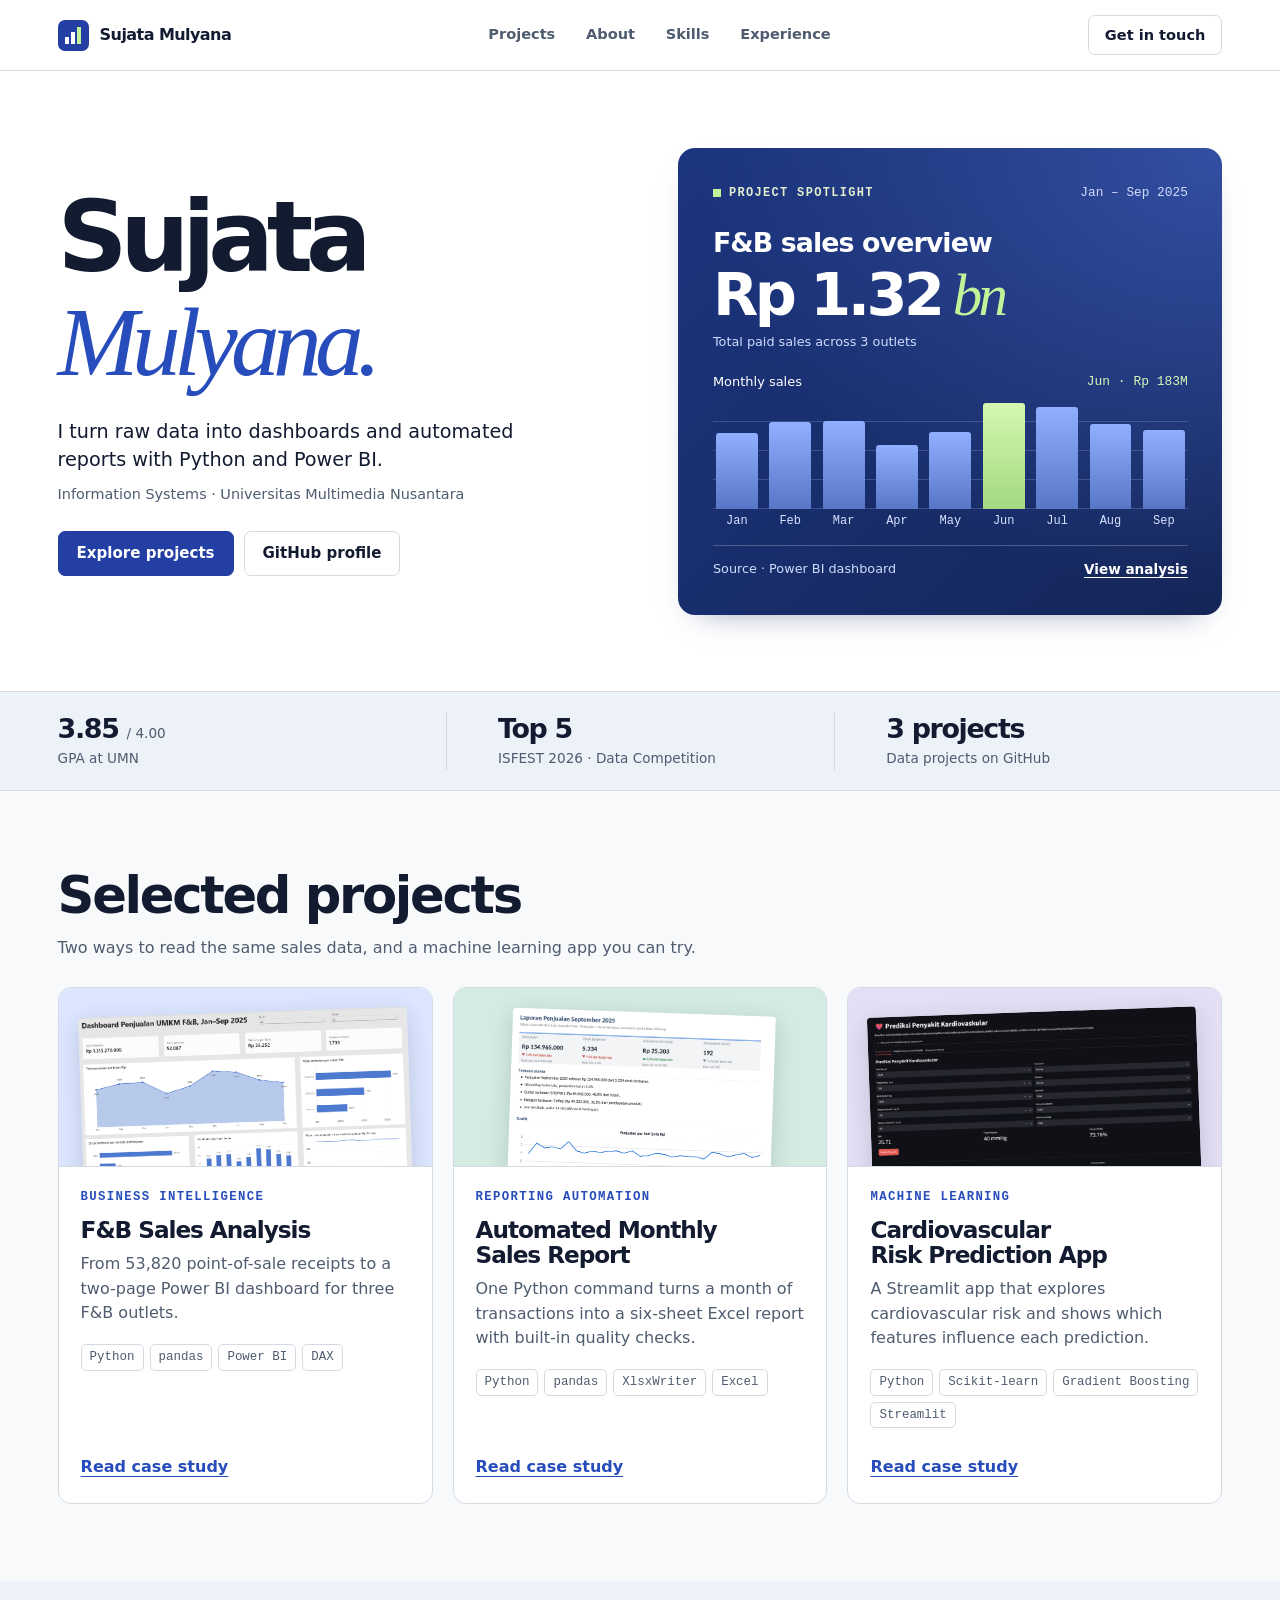
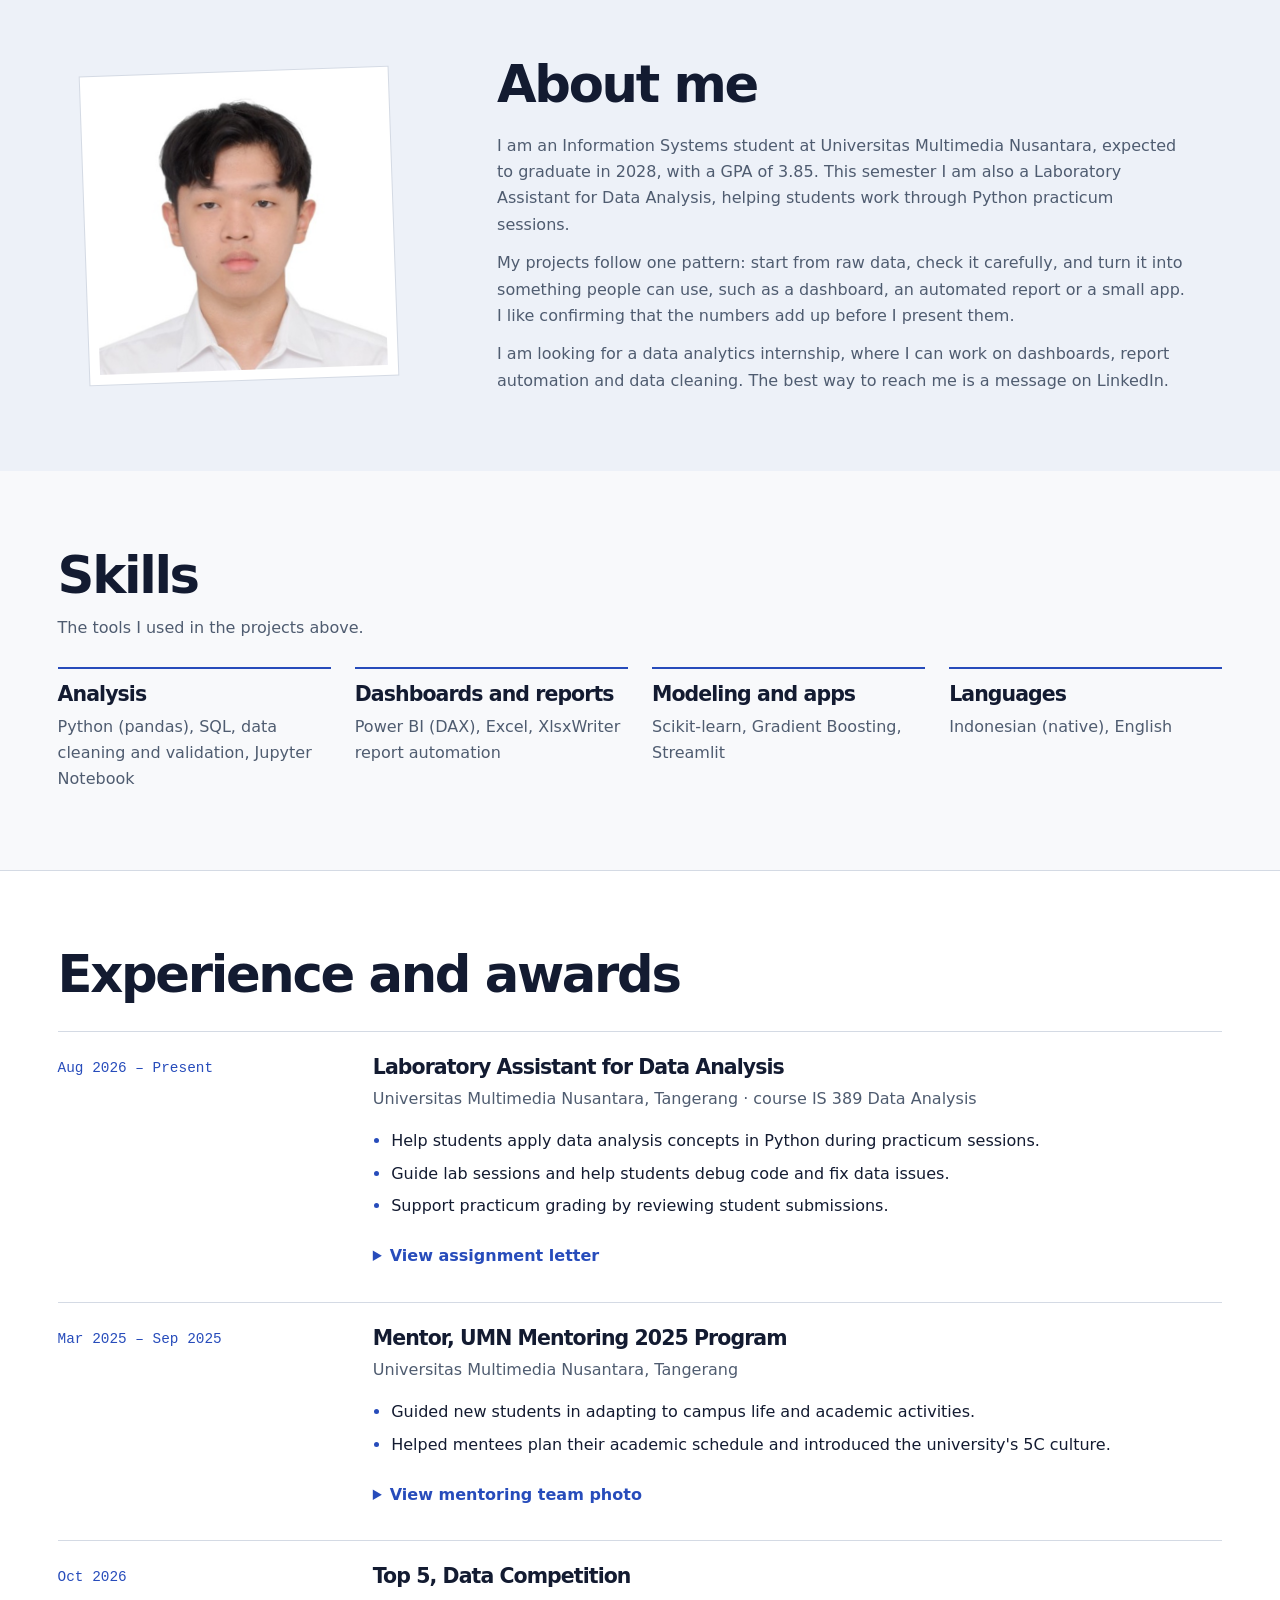
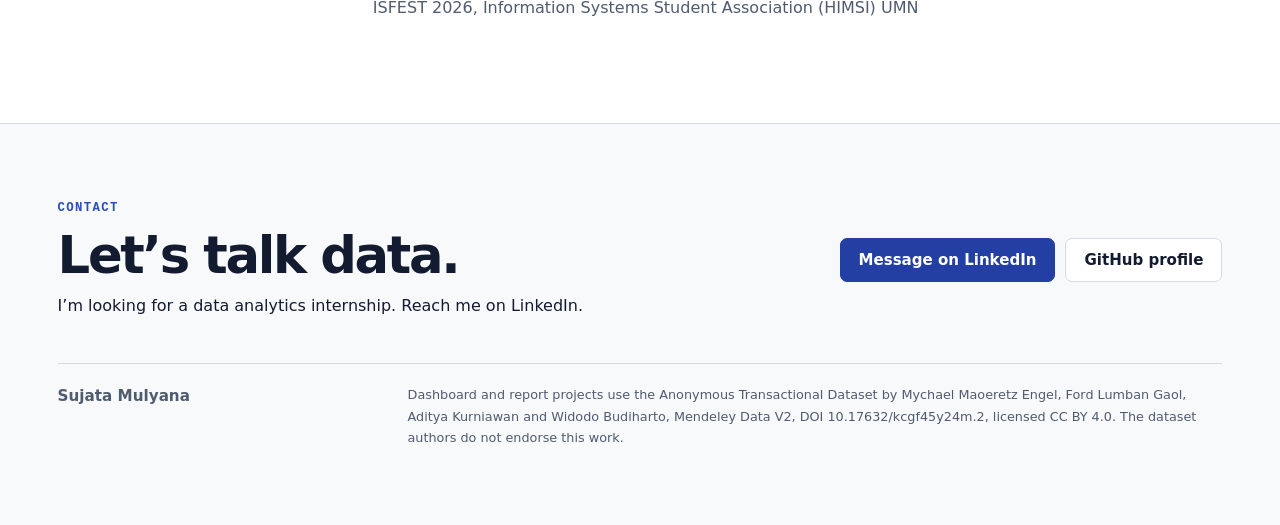
<file: index.html>
<!doctype html><html lang="en" id="top"><head><meta charset="utf-8"><meta name="viewport" content="width=device-width,initial-scale=1"><title>Sujata Mulyana | Data Analytics Portfolio</title><meta name="description" content="Explore Sujata Mulyana’s data analytics portfolio, including Python automation, Power BI dashboards and machine learning projects."><link rel="stylesheet" href="style.css"><script src="interactions.js" defer></script></head><body><a class="skip" href="#main">Skip to content</a><header class="mast"><div class="wrap mast-inner"><a class="brand" href="#top"><span class="mark" aria-hidden="true"><i></i><i></i><i></i></span>Sujata Mulyana</a><nav aria-label="Main navigation"><a href="#projects">Projects</a><a href="#about">About</a><a href="#skills">Skills</a><a href="#experience">Experience</a></nav><a class="contact-link" href="#links">Get in touch</a></div></header><main id="main">
<div class="hero"><div class="wrap hero-grid"><div class="hero-text"><h1>Sujata<br><em>Mulyana<span>.</span></em></h1><p class="lede">I turn raw data into dashboards and automated reports with Python and Power BI.</p><p class="affiliation">Information Systems · Universitas Multimedia Nusantara</p><div class="actions"><a class="button primary" href="#projects">Explore projects</a><a class="button" href="https://github.com/sujatamulyana01-max">GitHub profile</a></div></div><figure class="dashboard"><figcaption><span class="chart-kicker"><span class="legend-square"></span> PROJECT SPOTLIGHT</span><span class="period">Jan – Sep 2025</span></figcaption><h2>F&B sales overview</h2><p class="total">Rp 1.32<span> bn</span></p><p class="chart-label">Total paid sales across 3 outlets</p><div class="plot-top"><span>Monthly sales</span><output id="reading">Jun · Rp 183M</output></div><div class="plot" role="radiogroup" aria-label="Monthly sales in millions of rupiah"><label class="bar-item" style="--height:65.5% ;--delay:0ms"><input type="radio" name="sales-month" value="Jan" data-sales="131" aria-label="Jan 2025, Rp 131 million" ><span class="bar-shape"></span><span class="month">Jan</span></label><label class="bar-item" style="--height:74.5% ;--delay:35ms"><input type="radio" name="sales-month" value="Feb" data-sales="149" aria-label="Feb 2025, Rp 149 million" ><span class="bar-shape"></span><span class="month">Feb</span></label><label class="bar-item" style="--height:76% ;--delay:70ms"><input type="radio" name="sales-month" value="Mar" data-sales="152" aria-label="Mar 2025, Rp 152 million" ><span class="bar-shape"></span><span class="month">Mar</span></label><label class="bar-item" style="--height:55% ;--delay:105ms"><input type="radio" name="sales-month" value="Apr" data-sales="110" aria-label="Apr 2025, Rp 110 million" ><span class="bar-shape"></span><span class="month">Apr</span></label><label class="bar-item" style="--height:66.5% ;--delay:140ms"><input type="radio" name="sales-month" value="May" data-sales="133" aria-label="May 2025, Rp 133 million" ><span class="bar-shape"></span><span class="month">May</span></label><label class="bar-item" style="--height:91.5% ;--delay:175ms"><input type="radio" name="sales-month" value="Jun" data-sales="183" aria-label="Jun 2025, Rp 183 million" checked><span class="bar-shape"></span><span class="month">Jun</span></label><label class="bar-item" style="--height:88% ;--delay:210ms"><input type="radio" name="sales-month" value="Jul" data-sales="176" aria-label="Jul 2025, Rp 176 million" ><span class="bar-shape"></span><span class="month">Jul</span></label><label class="bar-item" style="--height:73% ;--delay:245ms"><input type="radio" name="sales-month" value="Aug" data-sales="146" aria-label="Aug 2025, Rp 146 million" ><span class="bar-shape"></span><span class="month">Aug</span></label><label class="bar-item" style="--height:67.5% ;--delay:280ms"><input type="radio" name="sales-month" value="Sep" data-sales="135" aria-label="Sep 2025, Rp 135 million" ><span class="bar-shape"></span><span class="month">Sep</span></label></div><div class="chart-foot"><span>Source · Power BI dashboard</span><a href="food-and-beverage-sales.html">View analysis</a></div></figure></div></div>
<div class="facts-wrap"><dl class="facts wrap"><div><dt>GPA at UMN</dt><dd>3.85 <small>/ 4.00</small></dd></div><div><dt>ISFEST 2026 · Data Competition</dt><dd>Top 5</dd></div><div><dt>Data projects on GitHub</dt><dd>3 projects</dd></div></dl></div>
<section id="projects" class="section wrap"><h2>Selected projects</h2><p class="sub">Two ways to read the same sales data, and a machine learning app you can try.</p><div class="cards"><a class="project-card blue" href="food-and-beverage-sales.html"><div class="preview"><img src="img/fnb-1.png" loading="lazy" alt="" width="1922" height="1086"></div><div class="card-body"><p class="eyebrow">Business intelligence</p><h3>F&B Sales Analysis</h3><p>From 53,820 point-of-sale receipts to a two-page Power BI dashboard for three F&B outlets.</p><ul class="tags" aria-label="Tools"><li>Python</li><li>pandas</li><li>Power BI</li><li>DAX</li></ul><span class="read">Read case study</span></div></a><a class="project-card green" href="monthly-sales-report.html"><div class="preview"><img src="img/laporan.png" loading="lazy" alt="" width="744" height="823"></div><div class="card-body"><p class="eyebrow">Reporting automation</p><h3>Automated Monthly Sales Report</h3><p>One Python command turns a month of transactions into a six-sheet Excel report with built-in quality checks.</p><ul class="tags" aria-label="Tools"><li>Python</li><li>pandas</li><li>XlsxWriter</li><li>Excel</li></ul><span class="read">Read case study</span></div></a><a class="project-card violet" href="cardiovascular-risk.html"><div class="preview"><img src="img/cardio-1.png" loading="lazy" alt="" width="1800" height="1013"></div><div class="card-body"><p class="eyebrow">Machine learning</p><h3>Cardiovascular Risk Prediction App</h3><p>A Streamlit app that explores cardiovascular risk and shows which features influence each prediction.</p><ul class="tags" aria-label="Tools"><li>Python</li><li>Scikit-learn</li><li>Gradient Boosting</li><li>Streamlit</li></ul><span class="read">Read case study</span></div></a></div></section>
<section id="about" class="about-section"><div class="wrap about-grid"><figure class="portrait"><img src="img/foto.jpg" alt="Sujata Mulyana" width="480" height="480" loading="lazy"></figure><div><h2>About me</h2><div class="bio">
        <p>I am an Information Systems student at Universitas Multimedia Nusantara, expected to graduate in 2028, with a GPA of 3.85. This semester I am also a Laboratory Assistant for Data Analysis, helping students work through Python practicum sessions.</p>
        <p>My projects follow one pattern: start from raw data, check it carefully, and turn it into something people can use, such as a dashboard, an automated report or a small app. I like confirming that the numbers add up before I present them.</p>
        <p>I am looking for a data analytics internship, where I can work on dashboards, report automation and data cleaning. The best way to reach me is a message on LinkedIn.</p>
      </div></div></div></section><section id="skills">
    <div class="wrap">
      <h2>Skills</h2>
      <p class="sub">The tools I used in the projects above.</p>
      <div class="skills">
        <div><h3>Analysis</h3><p>Python (pandas), SQL, data cleaning and validation, Jupyter Notebook</p></div>
        <div><h3>Dashboards and reports</h3><p>Power BI (DAX), Excel, XlsxWriter report automation</p></div>
        <div><h3>Modeling and apps</h3><p>Scikit-learn, Gradient Boosting, Streamlit</p></div>
        <div><h3>Languages</h3><p>Indonesian (native), English</p></div>
      </div>
    </div>
  </section><section id="experience">
    <div class="wrap">
      <h2>Experience and awards</h2>
      <div class="roles">
        <div class="role">
          <div class="when">Aug 2026 – Present</div>
          <div>
            <h3>Laboratory Assistant for Data Analysis</h3>
            <p class="org">Universitas Multimedia Nusantara, Tangerang · course IS 389 Data Analysis</p>
            <ul class="points">
              <li>Help students apply data analysis concepts in Python during practicum sessions.</li>
              <li>Guide lab sessions and help students debug code and fix data issues.</li>
              <li>Support practicum grading by reviewing student submissions.</li>
            </ul>
            <details><summary>View assignment letter</summary><figure class="letter">
              <img src="img/letter.png" width="694" height="684" loading="lazy" alt="Assignment letter from the Faculty of Engineering and Informatics laboratory, dated 27 August 2026, naming Sujata Mulyana as laboratory assistant for IS 389 Data Analysis in the 2026-2027 odd semester.">
              <figcaption>Assignment letter, 27 August 2026. Student ID and signature hidden.</figcaption>
            </figure></details>
          </div>
        </div>
        <div class="role">
          <div class="when">Mar 2025 – Sep 2025</div>
          <div>
            <h3>Mentor, UMN Mentoring 2025 Program</h3>
            <p class="org">Universitas Multimedia Nusantara, Tangerang</p>
            <ul class="points">
              <li>Guided new students in adapting to campus life and academic activities.</li>
              <li>Helped mentees plan their academic schedule and introduced the university's 5C culture.</li>
            </ul>
            <details><summary>View mentoring team photo</summary><figure class="group">
              <img src="img/mentoring.jpg" width="1000" height="750" loading="lazy" alt="Group photo of the UMN Mentoring 2025 team in a classroom, in three rows in front of a whiteboard.">
              <figcaption>UMN Mentoring 2025 team</figcaption>
            </figure></details>
          </div>
        </div>
        <div class="role">
          <div class="when">Oct 2026</div>
          <div>
            <h3>Top 5, Data Competition</h3>
            <p class="org">ISFEST 2026, Information Systems Student Association (HIMSI) UMN</p>
          </div>
        </div>
      </div>
    </div>
  </section></main><footer id="links"><div class="wrap"><div class="contact-row"><div><p class="eyebrow">Contact</p><h2>Let’s talk data.</h2><p>I’m looking for a data analytics internship. Reach me on LinkedIn.</p></div><div class="actions"><a class="button primary" href="https://www.linkedin.com/in/sujata-mulyana/">Message on LinkedIn</a><a class="button" href="https://github.com/sujatamulyana01-max">GitHub profile</a></div></div><div class="credits"><span>Sujata Mulyana</span><p>Dashboard and report projects use the Anonymous Transactional Dataset by Mychael Maoeretz Engel, Ford Lumban Gaol, Aditya Kurniawan and Widodo Budiharto, Mendeley Data V2, DOI 10.17632/kcgf45y24m.2, licensed CC BY 4.0. The dataset authors do not endorse this work.</p></div></div></footer></body></html>
</file>
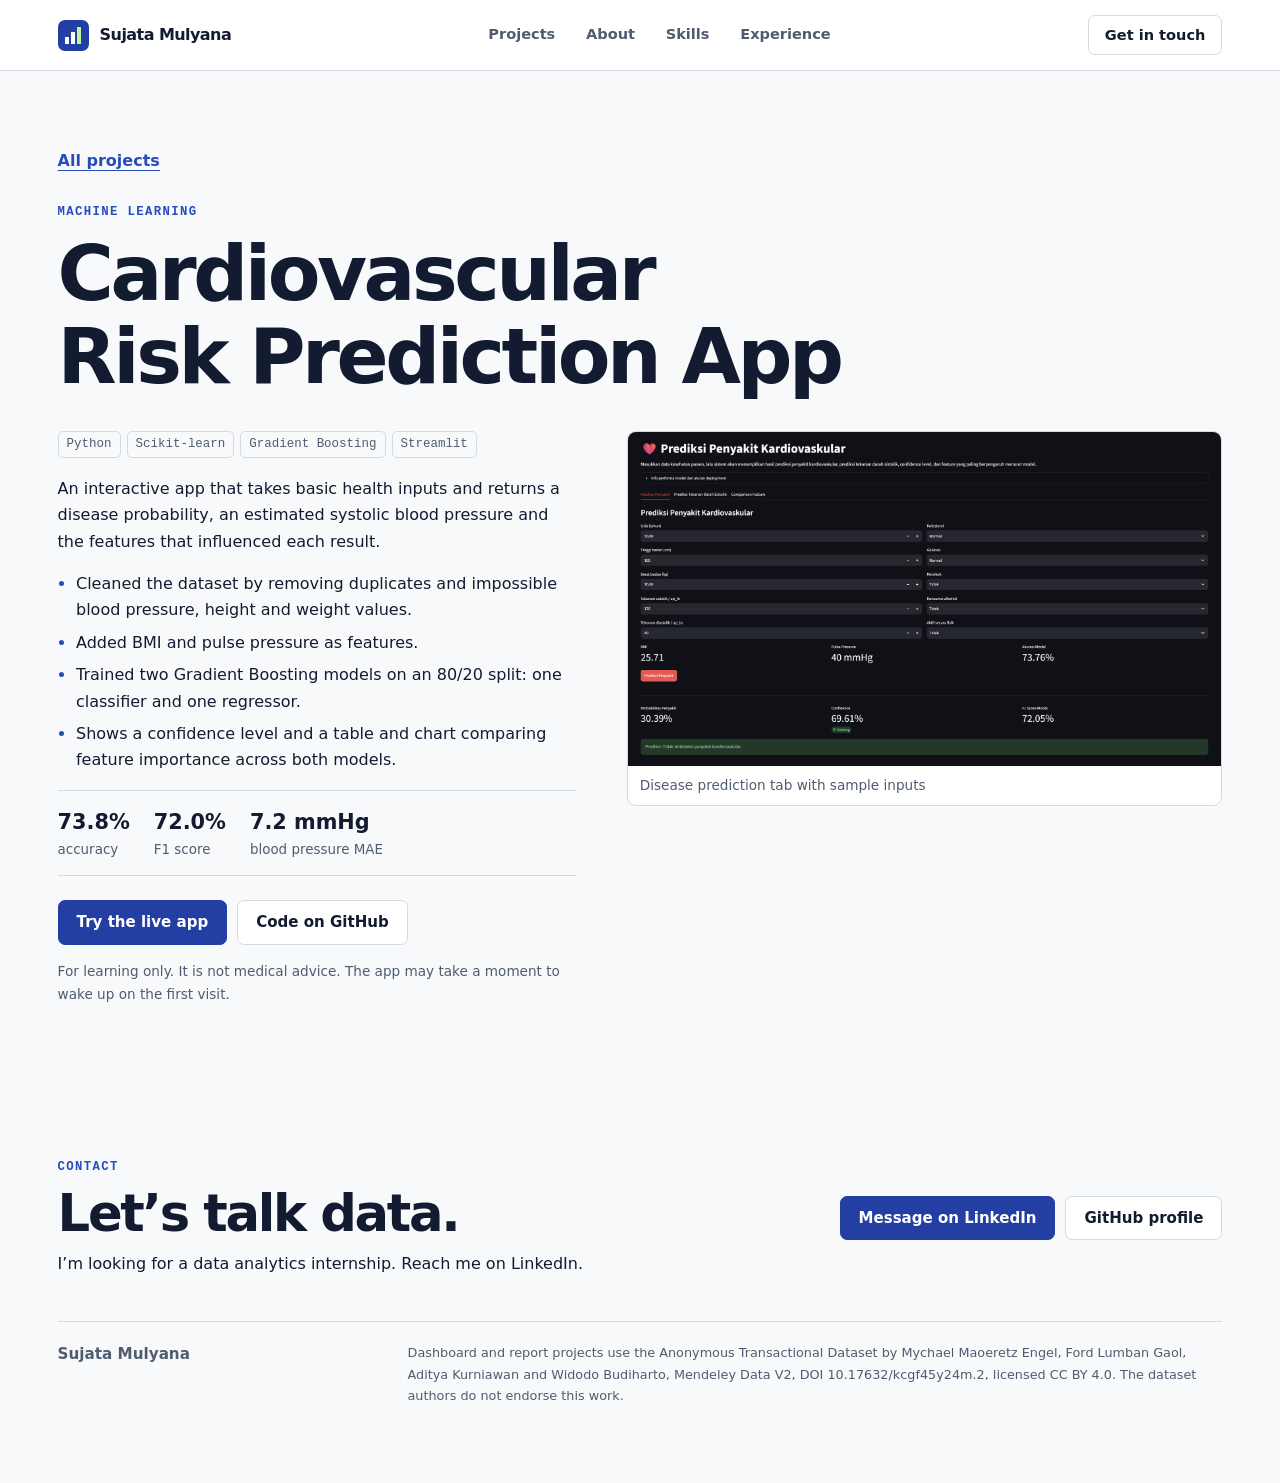
<file: cardiovascular-risk.html>
<!doctype html><html lang="en" id="top"><head><meta charset="utf-8"><meta name="viewport" content="width=device-width,initial-scale=1"><title>Cardiovascular Risk Prediction App | Sujata Mulyana</title><meta name="description" content="A Streamlit app that explores cardiovascular risk and shows which features influence each prediction."><link rel="stylesheet" href="style.css"><script src="interactions.js" defer></script></head><body><a class="skip" href="#main">Skip to content</a><header class="mast"><div class="wrap mast-inner"><a class="brand" href="index.html"><span class="mark" aria-hidden="true"><i></i><i></i><i></i></span>Sujata Mulyana</a><nav aria-label="Main navigation"><a href="index.html#projects">Projects</a><a href="index.html#about">About</a><a href="index.html#skills">Skills</a><a href="index.html#experience">Experience</a></nav><a class="contact-link" href="index.html#links">Get in touch</a></div></header><main id="main" class="wrap case"><a class="back" href="index.html#projects">All projects</a><p class="eyebrow">Machine learning</p><h1>Cardiovascular Risk Prediction App</h1><article class="case-grid">
        <div>
          
          <ul class="tags" aria-label="Tools"><li>Python</li><li>Scikit-learn</li><li>Gradient Boosting</li><li>Streamlit</li></ul>
          <p>An interactive app that takes basic health inputs and returns a disease probability, an estimated systolic blood pressure and the features that influenced each result.</p>
          <ul class="points">
            <li>Cleaned the dataset by removing duplicates and impossible blood pressure, height and weight values.</li>
            <li>Added BMI and pulse pressure as features.</li>
            <li>Trained two Gradient Boosting models on an 80/20 split: one classifier and one regressor.</li>
            <li>Shows a confidence level and a table and chart comparing feature importance across both models.</li>
          </ul>
          <ul class="nums">
            <li><b>73.8%</b><span>accuracy</span></li>
            <li><b>72.0%</b><span>F1 score</span></li>
            <li><b>7.2 mmHg</b><span>blood pressure MAE</span></li>
          </ul>
          <div class="links">
            <a class="primary" href="https://cardio-app-app-kxtuw4wns3hfmswbjmnfc5.streamlit.app/">Try the live app</a>
            <a href="https://github.com/sujatamulyana01-max/cardio-streamlit-app">Code on GitHub</a>
          </div>
          <p class="note">For learning only. It is not medical advice. The app may take a moment to wake up on the first visit.</p>
        </div>
        <div class="shots">
          <figure class="screen">
            <a class="image-link" href="img/cardio-1.png" aria-label="Open full-size screenshot"><img src="img/cardio-1.png" width="1800" height="1013" loading="lazy" alt="Streamlit app with a form for age, height, weight, blood pressure and lifestyle inputs, and results showing a disease probability of 30.39 percent with medium confidence."></a>
            <figcaption>Disease prediction tab with sample inputs</figcaption>
          </figure>
        </div>
      </article></main><footer id="links"><div class="wrap"><div class="contact-row"><div><p class="eyebrow">Contact</p><h2>Let’s talk data.</h2><p>I’m looking for a data analytics internship. Reach me on LinkedIn.</p></div><div class="actions"><a class="button primary" href="https://www.linkedin.com/in/sujata-mulyana/">Message on LinkedIn</a><a class="button" href="https://github.com/sujatamulyana01-max">GitHub profile</a></div></div><div class="credits"><span>Sujata Mulyana</span><p>Dashboard and report projects use the Anonymous Transactional Dataset by Mychael Maoeretz Engel, Ford Lumban Gaol, Aditya Kurniawan and Widodo Budiharto, Mendeley Data V2, DOI 10.17632/kcgf45y24m.2, licensed CC BY 4.0. The dataset authors do not endorse this work.</p></div></div></footer></body></html>
</file>
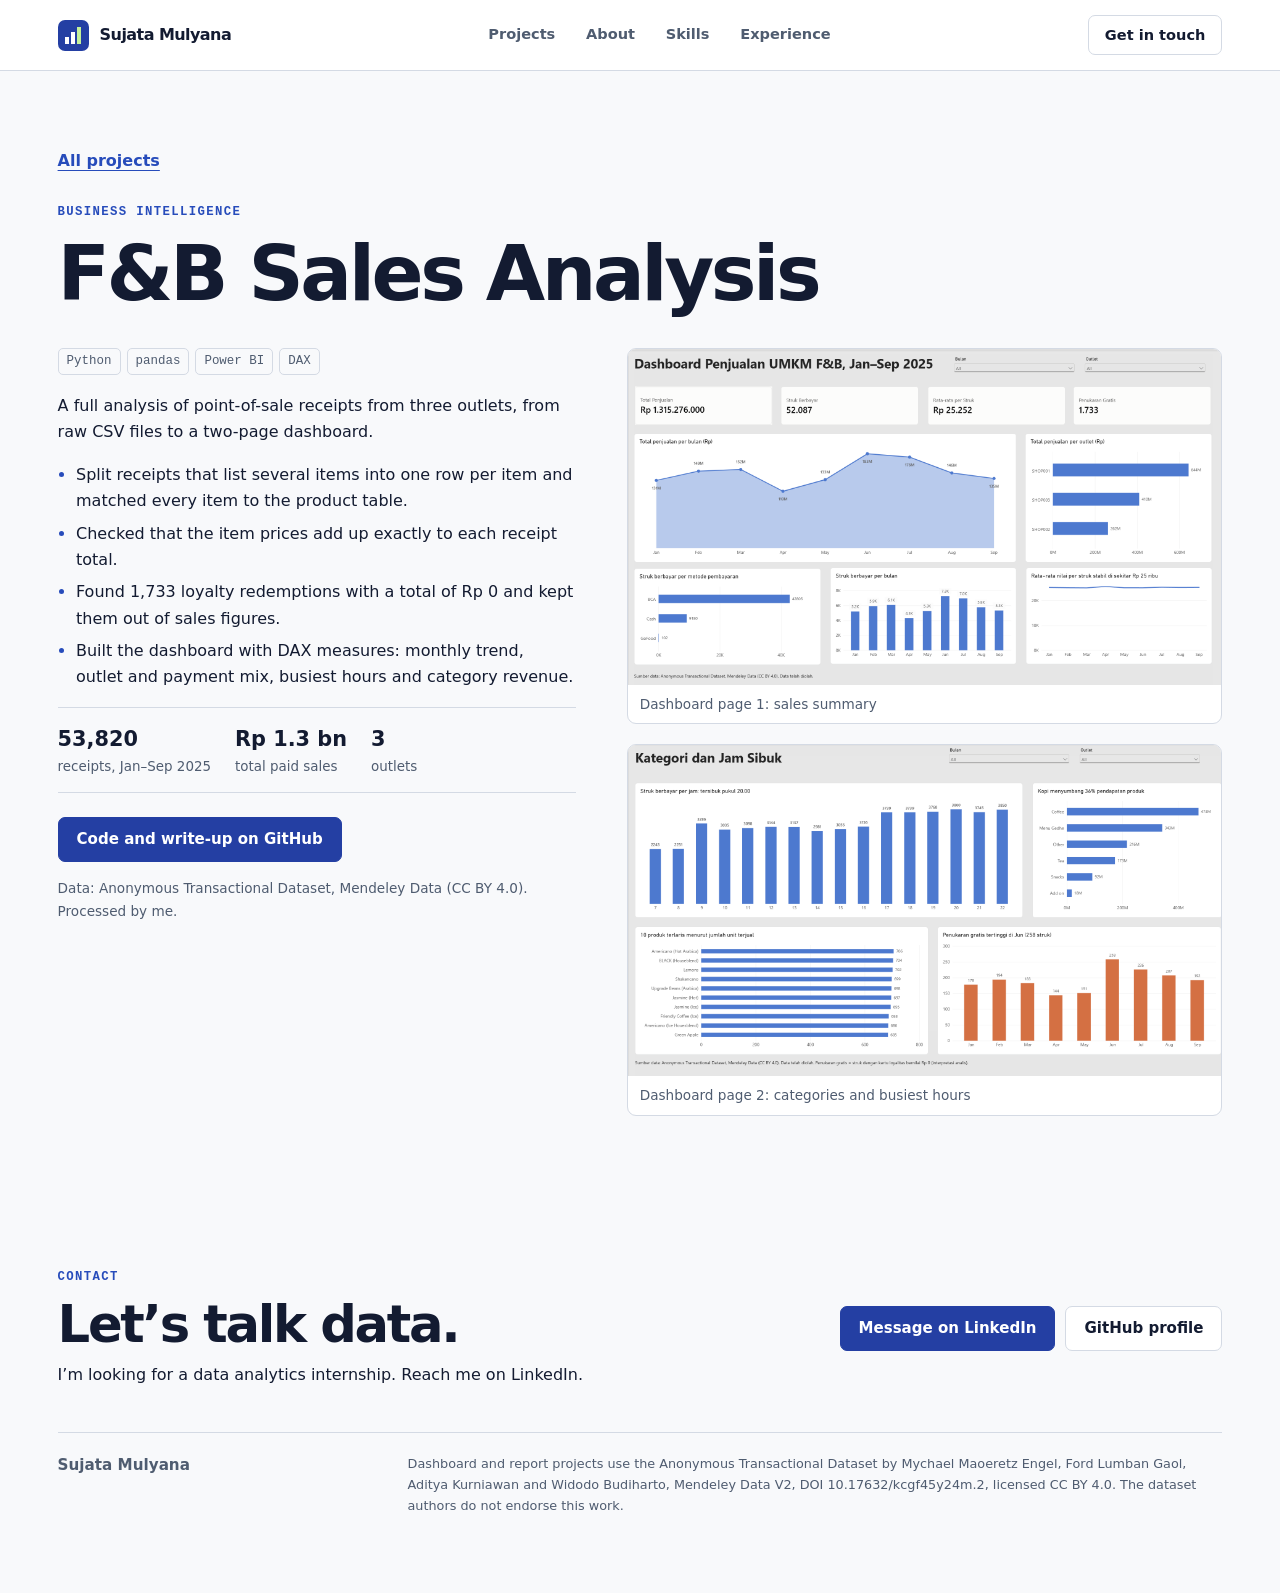
<file: food-and-beverage-sales.html>
<!doctype html><html lang="en" id="top"><head><meta charset="utf-8"><meta name="viewport" content="width=device-width,initial-scale=1"><title>F&B Sales Analysis | Sujata Mulyana</title><meta name="description" content="From 53,820 point-of-sale receipts to a two-page Power BI dashboard for three F&B outlets."><link rel="stylesheet" href="style.css"><script src="interactions.js" defer></script></head><body><a class="skip" href="#main">Skip to content</a><header class="mast"><div class="wrap mast-inner"><a class="brand" href="index.html"><span class="mark" aria-hidden="true"><i></i><i></i><i></i></span>Sujata Mulyana</a><nav aria-label="Main navigation"><a href="index.html#projects">Projects</a><a href="index.html#about">About</a><a href="index.html#skills">Skills</a><a href="index.html#experience">Experience</a></nav><a class="contact-link" href="index.html#links">Get in touch</a></div></header><main id="main" class="wrap case"><a class="back" href="index.html#projects">All projects</a><p class="eyebrow">Business intelligence</p><h1>F&B Sales Analysis</h1><article class="case-grid">
        <div>
          
          <ul class="tags" aria-label="Tools"><li>Python</li><li>pandas</li><li>Power BI</li><li>DAX</li></ul>
          <p>A full analysis of point-of-sale receipts from three outlets, from raw CSV files to a two-page dashboard.</p>
          <ul class="points">
            <li>Split receipts that list several items into one row per item and matched every item to the product table.</li>
            <li>Checked that the item prices add up exactly to each receipt total.</li>
            <li>Found 1,733 loyalty redemptions with a total of Rp 0 and kept them out of sales figures.</li>
            <li>Built the dashboard with DAX measures: monthly trend, outlet and payment mix, busiest hours and category revenue.</li>
          </ul>
          <ul class="nums">
            <li><b>53,820</b><span>receipts, Jan–Sep 2025</span></li>
            <li><b>Rp 1.3 bn</b><span>total paid sales</span></li>
            <li><b>3</b><span>outlets</span></li>
          </ul>
          <div class="links">
            <a class="primary" href="https://github.com/sujatamulyana01-max/analisis-penjualan-umkm-fnb">Code and write-up on GitHub</a>
          </div>
          <p class="note">Data: Anonymous Transactional Dataset, Mendeley Data (CC BY 4.0). Processed by me.</p>
        </div>
        <div class="shots">
          <figure class="screen">
            <a class="image-link" href="img/fnb-1.png" aria-label="Open full-size screenshot"><img src="img/fnb-1.png" width="1922" height="1086" loading="lazy" alt="Power BI dashboard page one: total sales, paid receipts, average per receipt, monthly sales trend, sales by outlet, payment methods and receipts per month."></a>
            <figcaption>Dashboard page 1: sales summary</figcaption>
          </figure>
          <figure class="screen">
            <a class="image-link" href="img/fnb-2.png" aria-label="Open full-size screenshot"><img src="img/fnb-2.png" width="1922" height="1072" loading="lazy" alt="Power BI dashboard page two: revenue by category, busiest hours and loyalty redemptions."></a>
            <figcaption>Dashboard page 2: categories and busiest hours</figcaption>
          </figure>
        </div>
      </article></main><footer id="links"><div class="wrap"><div class="contact-row"><div><p class="eyebrow">Contact</p><h2>Let’s talk data.</h2><p>I’m looking for a data analytics internship. Reach me on LinkedIn.</p></div><div class="actions"><a class="button primary" href="https://www.linkedin.com/in/sujata-mulyana/">Message on LinkedIn</a><a class="button" href="https://github.com/sujatamulyana01-max">GitHub profile</a></div></div><div class="credits"><span>Sujata Mulyana</span><p>Dashboard and report projects use the Anonymous Transactional Dataset by Mychael Maoeretz Engel, Ford Lumban Gaol, Aditya Kurniawan and Widodo Budiharto, Mendeley Data V2, DOI 10.17632/kcgf45y24m.2, licensed CC BY 4.0. The dataset authors do not endorse this work.</p></div></div></footer></body></html>
</file>
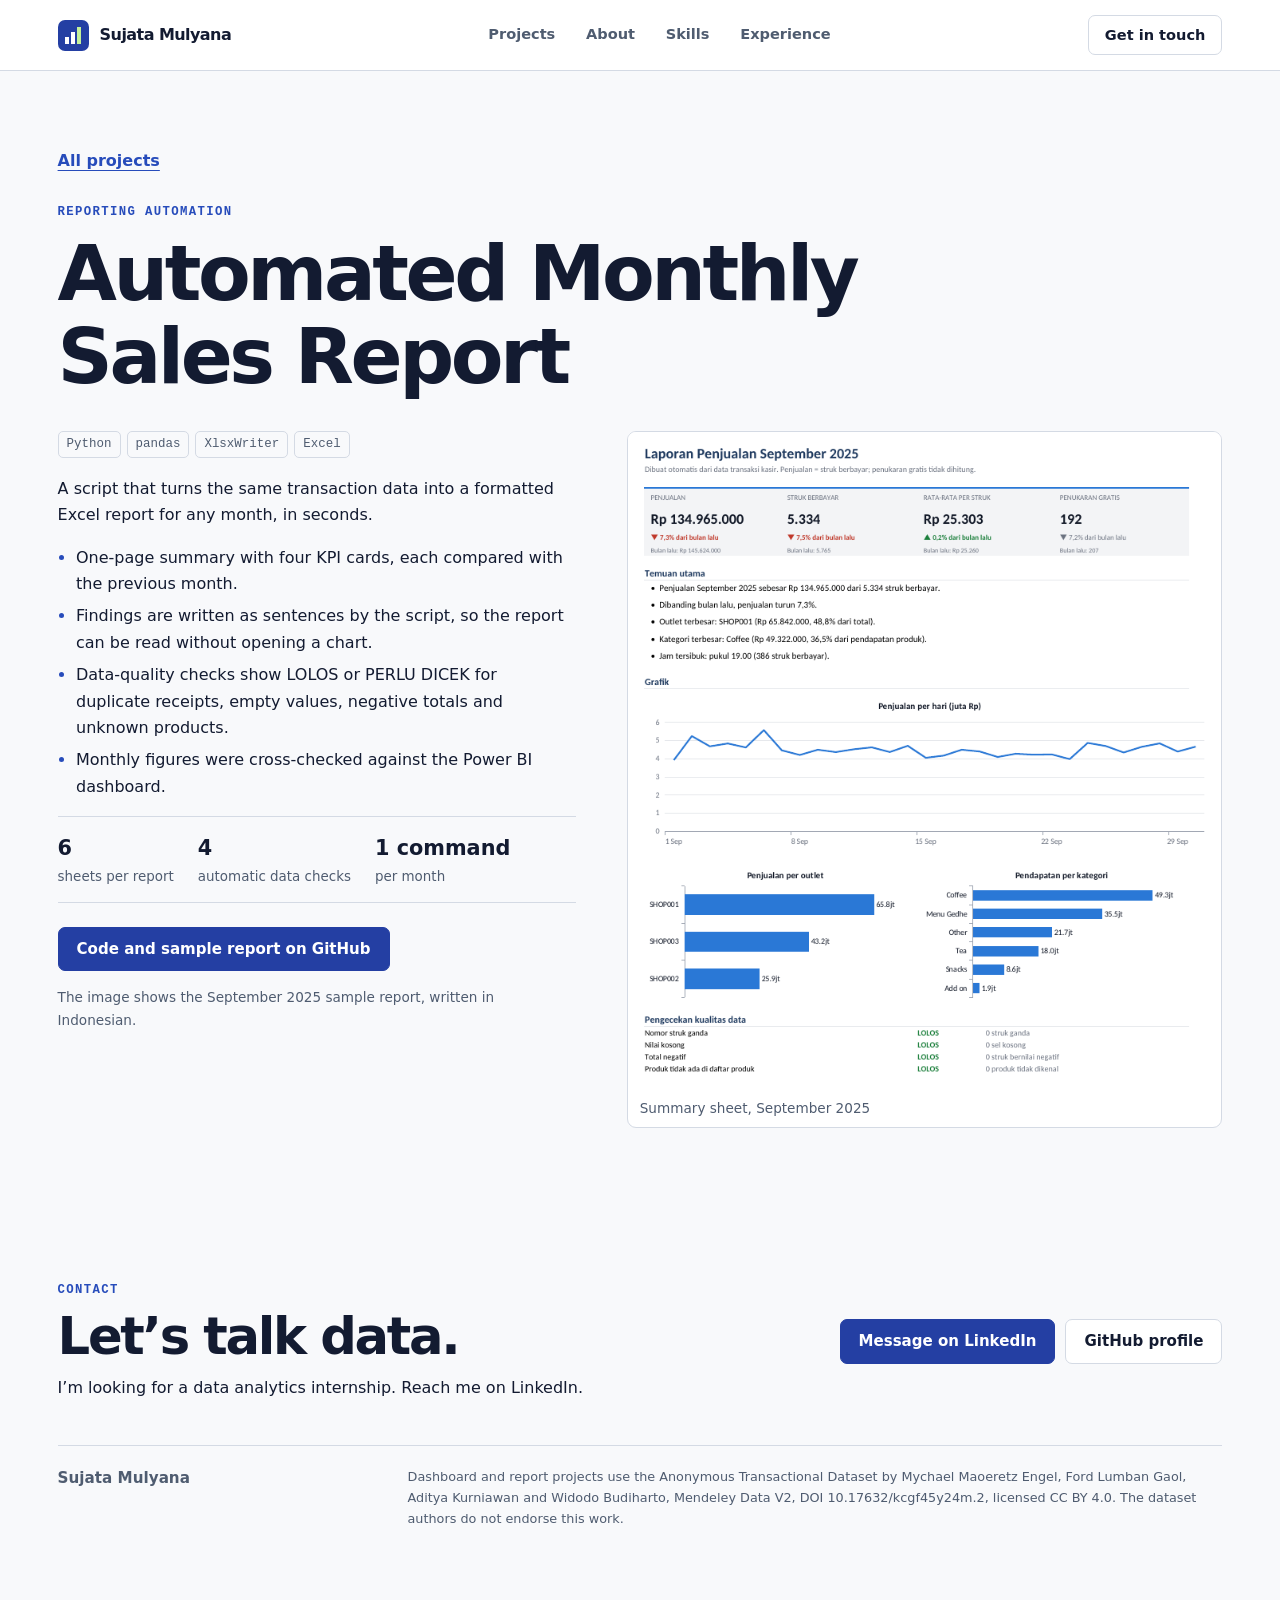
<file: monthly-sales-report.html>
<!doctype html><html lang="en" id="top"><head><meta charset="utf-8"><meta name="viewport" content="width=device-width,initial-scale=1"><title>Automated Monthly Sales Report | Sujata Mulyana</title><meta name="description" content="One Python command turns a month of transactions into a six-sheet Excel report with built-in quality checks."><link rel="stylesheet" href="style.css"><script src="interactions.js" defer></script></head><body><a class="skip" href="#main">Skip to content</a><header class="mast"><div class="wrap mast-inner"><a class="brand" href="index.html"><span class="mark" aria-hidden="true"><i></i><i></i><i></i></span>Sujata Mulyana</a><nav aria-label="Main navigation"><a href="index.html#projects">Projects</a><a href="index.html#about">About</a><a href="index.html#skills">Skills</a><a href="index.html#experience">Experience</a></nav><a class="contact-link" href="index.html#links">Get in touch</a></div></header><main id="main" class="wrap case"><a class="back" href="index.html#projects">All projects</a><p class="eyebrow">Reporting automation</p><h1>Automated Monthly Sales Report</h1><article class="case-grid">
        <div>
          
          <ul class="tags" aria-label="Tools"><li>Python</li><li>pandas</li><li>XlsxWriter</li><li>Excel</li></ul>
          <p>A script that turns the same transaction data into a formatted Excel report for any month, in seconds.</p>
          <ul class="points">
            <li>One-page summary with four KPI cards, each compared with the previous month.</li>
            <li>Findings are written as sentences by the script, so the report can be read without opening a chart.</li>
            <li>Data-quality checks show LOLOS or PERLU DICEK for duplicate receipts, empty values, negative totals and unknown products.</li>
            <li>Monthly figures were cross-checked against the Power BI dashboard.</li>
          </ul>
          <ul class="nums">
            <li><b>6</b><span>sheets per report</span></li>
            <li><b>4</b><span>automatic data checks</span></li>
            <li><b>1 command</b><span>per month</span></li>
          </ul>
          <div class="links">
            <a class="primary" href="https://github.com/sujatamulyana01-max/laporan-penjualan-otomatis">Code and sample report on GitHub</a>
          </div>
          <p class="note">The image shows the September 2025 sample report, written in Indonesian.</p>
        </div>
        <div class="shots narrow">
          <figure class="screen">
            <a class="image-link" href="img/laporan.png" aria-label="Open full-size screenshot"><img src="img/laporan.png" width="744" height="823" loading="lazy" alt="Summary sheet of the September 2025 report: KPI cards, key findings, daily sales chart, sales by outlet and category, and data quality checks."></a>
            <figcaption>Summary sheet, September 2025</figcaption>
          </figure>
        </div>
      </article></main><footer id="links"><div class="wrap"><div class="contact-row"><div><p class="eyebrow">Contact</p><h2>Let’s talk data.</h2><p>I’m looking for a data analytics internship. Reach me on LinkedIn.</p></div><div class="actions"><a class="button primary" href="https://www.linkedin.com/in/sujata-mulyana/">Message on LinkedIn</a><a class="button" href="https://github.com/sujatamulyana01-max">GitHub profile</a></div></div><div class="credits"><span>Sujata Mulyana</span><p>Dashboard and report projects use the Anonymous Transactional Dataset by Mychael Maoeretz Engel, Ford Lumban Gaol, Aditya Kurniawan and Widodo Budiharto, Mendeley Data V2, DOI 10.17632/kcgf45y24m.2, licensed CC BY 4.0. The dataset authors do not endorse this work.</p></div></div></footer></body></html>
</file>
<file: style.css>
:root {
  color-scheme: light dark;
  --paper: #f8f9fb;
  --surface: #fff;
  --ink: #131b31;
  --muted: #4f5c70;
  --line: #d4dae4;
  --soft: #edf1f8;
  --accent: #274cbb;
  --solid: #243fa3;
  --serif: Georgia, 'Times New Roman', serif;
  --mono: Consolas, 'Courier New', monospace;
}
@media (prefers-color-scheme: dark) {
  :root { --paper:#141a27; --surface:#1a2233; --ink:#f0f3fa; --muted:#b5c0d4; --line:#394557; --soft:#222d42; --accent:#adc4ff; --solid:#344fae; }
}
* { box-sizing:border-box; }
html { scroll-behavior:smooth; scroll-padding-top:90px; }
body { margin:0; background:var(--paper); color:var(--ink); font:1rem/1.65 'Segoe UI',system-ui,sans-serif; }
h1,h2,h3,p,figure,dl,dd { margin:0; }
h1,h2,h3 { line-height:1.08; letter-spacing:-.045em; text-wrap:balance; }
h2 { font-size:clamp(2.15rem,4vw,3.35rem); font-weight:650; }
h3 { font-size:1.45rem; font-weight:650; }
a { color:var(--accent); text-underline-offset:.23em; }
:focus-visible { outline:3px solid var(--accent); outline-offset:4px; }
img { display:block; width:100%; height:auto; }
.wrap { width:min(1200px,calc(100% - clamp(36px,9vw,144px))); margin-inline:auto; }
.skip { position:fixed; z-index:9; left:1rem; top:-5rem; background:var(--surface); padding:.6rem 1rem; }
.skip:focus { top:1rem; }
.mast { position:sticky; top:0; z-index:4; background:var(--surface); border-bottom:1px solid var(--line); }
.mast-inner { display:flex; align-items:center; justify-content:space-between; min-height:70px; gap:1rem; }
.brand,.mast a,.button,.project-card,.links a { text-decoration:none; }
.brand { display:inline-flex; align-items:center; gap:11px; color:var(--ink); font-weight:700; letter-spacing:-.035em; white-space:nowrap; }
.mark { width:31px; height:31px; background:var(--solid); border-radius:7px; display:inline-flex; gap:2px; align-items:flex-end; justify-content:center; padding:7px 0; }
.mark i { display:block; width:4px; height:7px; background:#fff; }
.mark i:nth-child(2){ height:12px; }.mark i:nth-child(3){ height:17px; background:#c4f29a; }
nav { display:flex; align-items:center; gap:clamp(12px,2.4vw,32px); }
nav a,.contact-link { font-size:.91rem; font-weight:600; }
nav a { color:var(--muted); padding:8px 0; border-bottom:2px solid transparent; }
nav a:hover,nav a[aria-current] { color:var(--accent); border-color:currentColor; }
.contact-link { border:1px solid var(--line); border-radius:7px; color:var(--ink); padding:7px 16px; }
.contact-link:hover,.button:hover { border-color:var(--accent); }
.hero { background:var(--surface); }
.hero-grid { display:grid; grid-template-columns:1fr 1fr; align-items:center; gap:clamp(32px,6vw,94px); padding-block:clamp(48px,6vw,88px); }
.eyebrow,.chart-kicker { text-transform:uppercase; font:600 .77rem/1.4 var(--mono); letter-spacing:.11em; color:var(--accent); }
.hero h1 { font-size:clamp(4.4rem,7.6vw,7.1rem); font-weight:650; line-height:1.06; letter-spacing:-.075em; }
.hero h1 em { font-family:var(--serif); font-weight:400; color:var(--accent); letter-spacing:-.068em; }
.lede { margin-top:24px; max-width:40ch; font-size:clamp(1.1rem,1.5vw,1.32rem); line-height:1.45; }
.affiliation { margin-top:10px; color:var(--muted); font-size:.9rem; }
.actions,.links { display:flex; align-items:center; flex-wrap:wrap; gap:10px; margin-top:24px; }
.button,.links a { display:inline-flex; align-items:center; justify-content:center; min-height:44px; padding:9px 18px; background:var(--surface); color:var(--ink); border:1px solid var(--line); border-radius:7px; font-size:.94rem; font-weight:650; transition:transform .2s,border-color .2s; }
.primary,.links a.primary { color:white; background:var(--solid); border-color:var(--solid); }
.button:hover,.links a:hover { transform:translateY(-2px); }
.dashboard { min-width:0; color:white; border-radius:17px; padding:clamp(20px,2.7vw,38px); background-color:#192d72; background-image:radial-gradient(ellipse at 100% 0%,#334fa2 0,transparent 68%),linear-gradient(135deg,#1c357f,#142557); box-shadow:0 14px 32px -22px #0f235c99; }
.dashboard figcaption,.plot-top,.chart-foot { display:flex; align-items:center; justify-content:space-between; gap:8px; }
.chart-kicker { color:#e2eccf; font-size:.75rem; display:flex; align-items:center; gap:8px; }
.legend-square { width:8px; height:8px; background:#c4f29a; }
.period,.chart-label,.chart-foot { color:#d0dcff; font-size:.8rem; }
.period { font-family:var(--mono); }
.dashboard h2 { margin-top:25px; font-size:clamp(1.3rem,2.1vw,1.75rem); letter-spacing:-.035em; font-weight:550; }
.total { font-size:clamp(2.7rem,4.6vw,4rem); font-weight:600; line-height:1.1; margin:6px 0 2px; letter-spacing:-.06em; }
.total span { font-family:var(--serif); font-style:italic; font-weight:400; color:#c4f29a; }
.plot-top { margin-top:19px; font-size:.81rem; }
#reading { color:#d7f6b8; font-family:var(--mono); }
.plot { height:116px; display:flex; gap:clamp(5px,.9vw,15px); padding-inline:3px; position:relative; margin-bottom:23px; background:repeating-linear-gradient(to top,#b2c2f63b 0 1px,transparent 1px 25%); }
.bar-item { flex:1; min-width:0; cursor:pointer; display:flex; align-items:flex-end; justify-content:center; position:relative; }
.bar-item input { position:absolute; opacity:0; }
.bar-shape { width:100%; height:var(--height); transform-origin:bottom; background:linear-gradient(#91afff,#5776c5); border-radius:3px 3px 0 0; }
.bar-item input:checked + .bar-shape { background:linear-gradient(#d5f7b1,#a3d980); }
.bar-item input:focus-visible + .bar-shape { outline:2px solid white; outline-offset:2px; }
.bar-item:hover .bar-shape { filter:brightness(1.14); }
.month { position:absolute; top:100%; padding-top:4px; font: .75rem/1.4 var(--mono); color:#d7e1ff; }
.chart-foot { border-top:1px solid #ffffff38; padding-top:12px; margin-top:36px; }
.chart-foot a { color:white; font-size:.85rem; font-weight:600; }
.dashboard :focus-visible { outline-color:white; }
.facts-wrap { border-block:1px solid var(--line); background:var(--soft); }
.facts { display:grid; grid-template-columns:repeat(3,1fr); padding-block:20px; }
.facts div { display:flex; flex-direction:column-reverse; border-left:1px solid var(--line); padding-left:clamp(16px,4vw,64px); }
.facts div:first-child { border:0; padding:0; }
.facts dd { font-size:clamp(1.4rem,2.1vw,2rem); font-weight:650; letter-spacing:-.05em; line-height:1.3; }
.facts small,.facts dt { font-size:.85rem; font-weight:400; color:var(--muted); letter-spacing:0; }
.section,#skills,#experience,.about-section,.case,footer { padding-block:clamp(52px,6vw,88px); }
.sub,.bio,.org,.note,.case-grid figcaption,.role figcaption,.skills p,.card-body>p:not(.eyebrow) { color:var(--muted); }
.sub { margin:12px 0 26px; max-width:64ch; }
.cards { display:grid; grid-template-columns:repeat(3,minmax(0,1fr)); gap:20px; }
.project-card { display:flex; flex-direction:column; background:var(--surface); border:1px solid var(--line); border-radius:13px; overflow:hidden; color:var(--ink); transition:transform .22s,border-color .22s,box-shadow .22s; }
.project-card:hover,.project-card:focus-visible { transform:translateY(-4px); border-color:var(--accent); box-shadow:0 12px 26px -22px #1b3074; }
.preview { height:clamp(155px,14vw,210px); overflow:hidden; display:flex; align-items:flex-start; justify-content:center; padding:24px 22px 0; border-bottom:1px solid var(--line); }
.blue .preview { background:#dce6ff; }.green .preview { background:#d4ebe2; }.violet .preview { background:#e5dff5; }
.preview img { width:100%; max-width:440px; border-radius:4px; box-shadow:0 6px 22px #1822362b; transform:rotate(-2deg); transition:transform .25s; }
.green .preview img { width:80%; transform:rotate(2deg); }
.project-card:hover img { transform:translateY(-3px) rotate(0); }
.card-body { display:flex; flex:1; flex-direction:column; align-items:flex-start; padding:22px; }
.card-body h3 { margin:10px 0; }.card-body>p:not(.eyebrow){ line-height:1.55; }
.tags,.nums { list-style:none; padding:0; }
.tags { display:flex; flex-wrap:wrap; gap:6px; margin:18px 0; }
.tags li { border:1px solid var(--line); padding:2px 8px; border-radius:5px; font:.78rem/1.65 var(--mono); color:var(--muted); }
.read,.back { font-weight:650; color:var(--accent); text-decoration:underline; text-underline-offset:.24em; }
.read { margin-top:auto; padding-top:8px; }
.about-section { background:var(--soft); }
.about-grid { display:grid; grid-template-columns:minmax(0,1fr) minmax(0,2fr); gap:clamp(28px,6vw,88px); align-items:center; }
.portrait { max-width:310px; justify-self:center; padding:10px; background:var(--surface); border:1px solid var(--line); transform:rotate(-2deg); }
.portrait img { aspect-ratio:1; object-fit:cover; }
.bio { margin-top:20px; max-width:68ch; }.bio p+p { margin-top:12px; }
.skills { display:grid; grid-template-columns:repeat(4,1fr); gap:24px; }
.skills>div { border-top:2px solid var(--accent); padding-top:14px; }
.skills h3,.role h3 { font-size:1.28rem; margin-bottom:8px; }
#experience { background:var(--surface); border-block:1px solid var(--line); }
.roles { margin-top:28px; }.role { display:grid; grid-template-columns:minmax(145px,1fr) 3fr; gap:15px 32px; padding:24px 0; border-top:1px solid var(--line); }
.when { font:.9rem/1.7 var(--mono); color:var(--accent); }
.points { padding-left:1.15rem; }.points li+li { margin-top:6px; }.points li::marker { color:var(--accent); }
summary { color:var(--accent); font-weight:600; cursor:pointer; padding:8px 0; width:fit-content; }
.role figure { max-width:490px; margin-top:10px; }.role .letter { max-width:360px; }
figcaption,.note { font-size:.85rem; }
.contact-row { display:flex; justify-content:space-between; align-items:center; flex-wrap:wrap; gap:18px; }
.contact-row h2 { margin:10px 0; }.contact-row .actions { margin:0; }
.credits { display:grid; grid-template-columns:1fr 2.5fr; gap:24px; margin-top:44px; padding-top:20px; border-top:1px solid var(--line); font-size:.8rem; color:var(--muted); }
.credits span { font-size:.95rem; font-weight:650; }
.case .eyebrow { margin:30px 0 12px; }
.case h1 { font-size:clamp(2.8rem,6vw,5.5rem); max-width:18ch; }
.case-grid { display:grid; grid-template-columns:minmax(0,1fr) minmax(0,1.15fr); gap:clamp(24px,4vw,62px); margin-top:32px; }
.case-grid .tags { margin-top:0; }.shots { display:grid; align-content:start; gap:20px; }
.screen { background:var(--surface); border:1px solid var(--line); border-radius:9px; overflow:hidden; }
.screen figcaption { padding:8px 12px; }.image-link { display:block; cursor:zoom-in; }
.image-link:focus-visible { outline-offset:-3px; }.nums { display:flex; flex-wrap:wrap; gap:14px 24px; padding-block:14px; border-block:1px solid var(--line); }
.nums b,.nums span { display:block; }.nums b { font-size:1.3rem; }.nums span { font-size:.84rem; color:var(--muted); }
.case-grid .note { margin-top:15px; }
@media(max-width:850px) {
  .hero-grid { gap:24px; grid-template-columns:.92fr 1fr; }.cards { gap:12px; }.card-body { padding:16px; }.skills { grid-template-columns:1fr 1fr; }
}
@media(max-width:700px) {
  html { scroll-padding-top:118px; }.mast-inner { flex-wrap:wrap; gap:0; padding-top:9px; }.mast nav { order:3; width:100%; justify-content:space-between; }
  .contact-link { padding:6px 12px; }.hero-grid,.about-grid,.case-grid,.cards { grid-template-columns:minmax(0,1fr); }
  .hero-grid { gap:30px; }.hero h1 { font-size:clamp(4.4rem,17vw,6rem); }.hero .actions { margin-top:18px; }.dashboard { padding:24px; }
  .facts { gap:10px; }.facts div { padding-left:10px; justify-content:flex-end; }.facts dt { line-height:1.35; margin-top:4px; }.facts small { display:block; }
  .cards { gap:22px; }.preview { height:clamp(160px,47vw,240px); }.card-body { padding:22px; }.portrait { max-width:180px; justify-self:start; }.role { grid-template-columns:1fr; }.credits { grid-template-columns:1fr; }.skills { gap:20px; }
}
@media(max-width:380px) {
  .dashboard { padding:17px; }.chart-kicker,.period { font-size:.75rem; }.skills { grid-template-columns:1fr; }.facts dd { font-size:1.25rem; }
}
@media(prefers-reduced-motion:no-preference) {
  @keyframes rise { from { transform:translateY(10px); opacity:.35; } to { transform:translateY(0); opacity:1; } }
  @keyframes grow { from { transform:scaleY(.05); } to { transform:scaleY(1); } }
  .hero-text { animation:rise .55s ease-out both; }.bar-shape { animation:grow .62s cubic-bezier(.22,.75,.23,1) var(--delay) backwards; }
}
@media(prefers-reduced-motion:reduce) {
  html { scroll-behavior:auto; } *,*::before,*::after { transition:none!important; animation:none!important; }
  .project-card:hover,.button:hover,.links a:hover { transform:none; }
}
</file>
